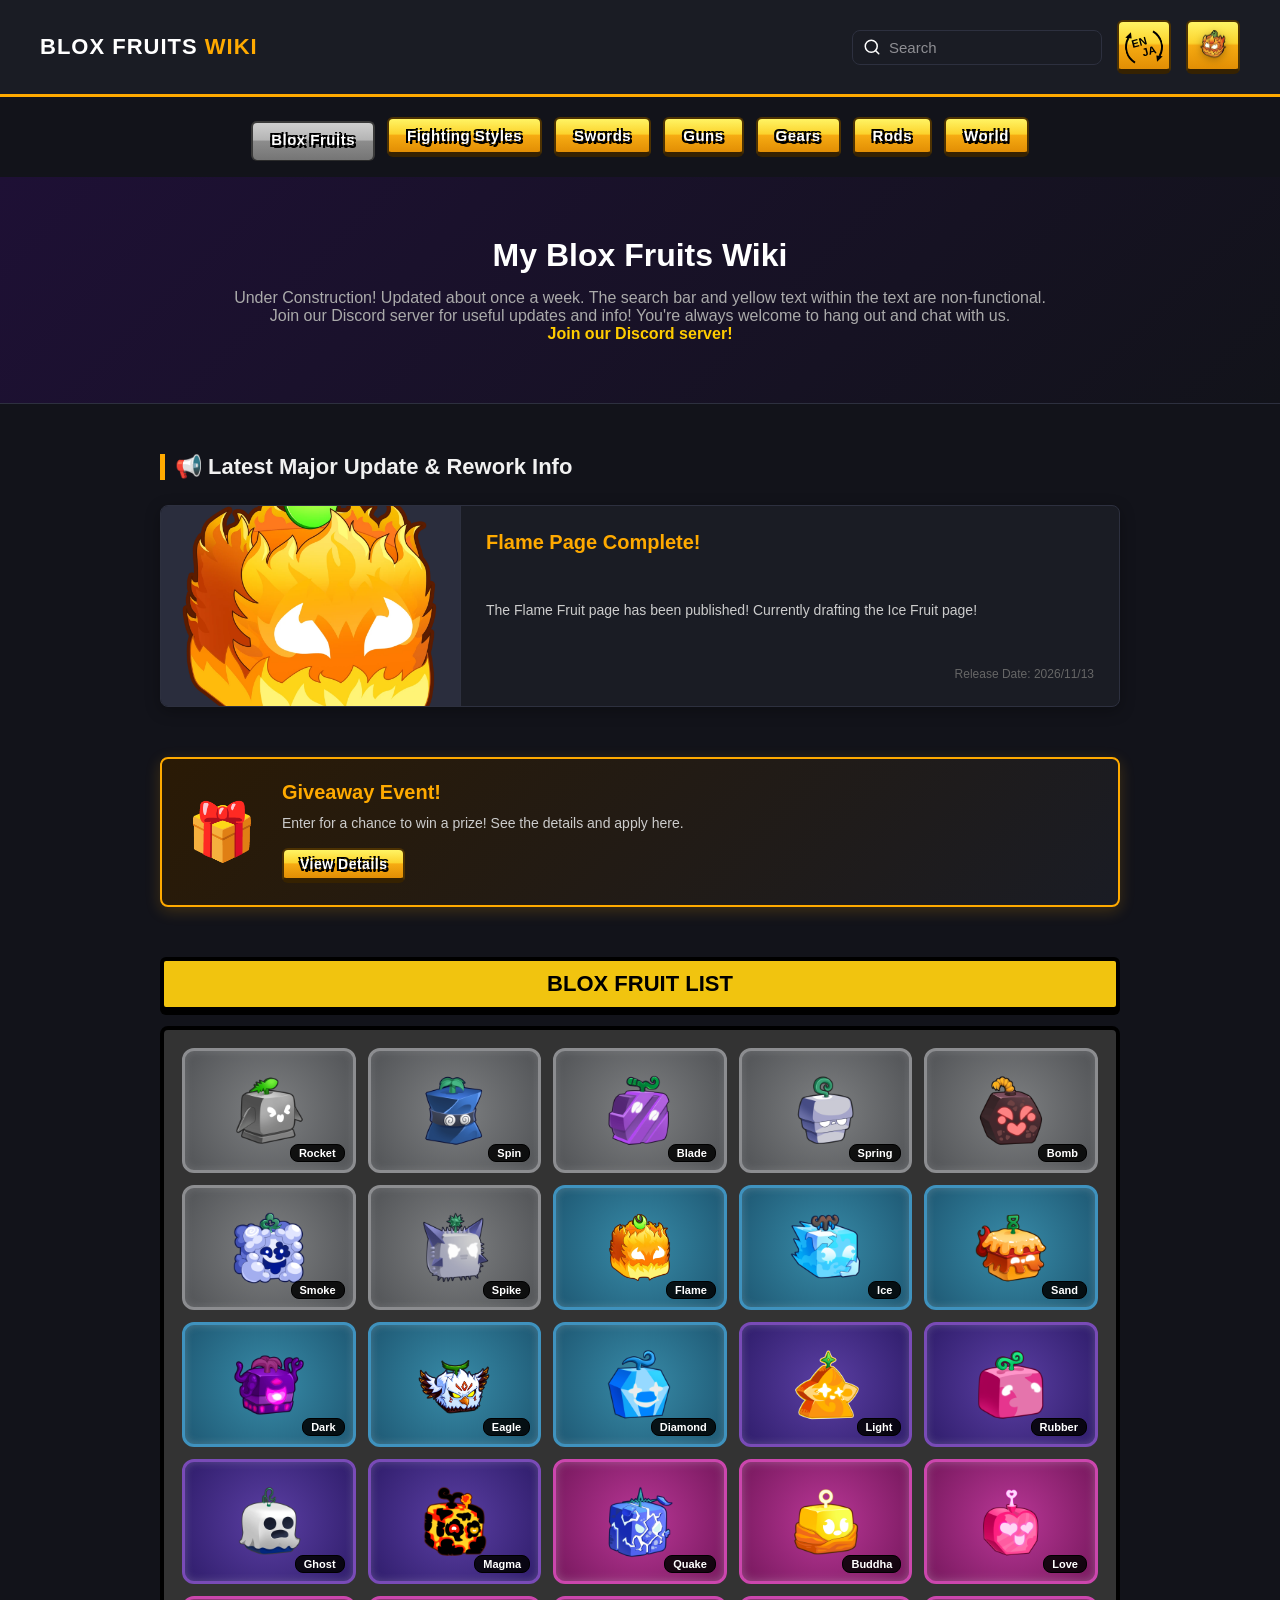
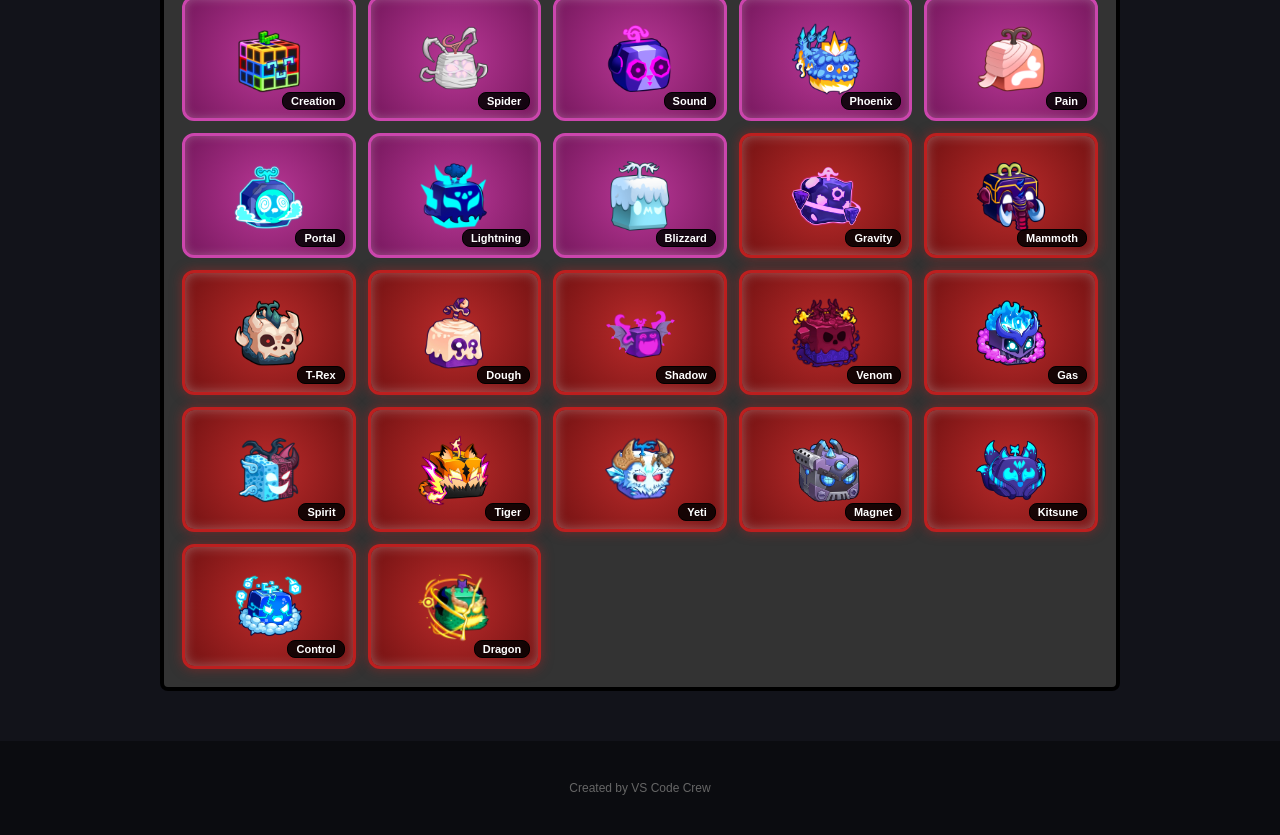
<file: index.html>
<!doctype html>
<html lang="en">
  <head>
    <meta charset="UTF-8" />
    <meta name="viewport" content="width=device-width, initial-scale=1.0" />
    <title>Blox Fruits Guide & Clan Wiki</title>
    <link rel="stylesheet" href="style.css" />
  </head>
  <body>
    <header>
        <button id="back-btn" class="back-btn" style="display: none;">⬅</button>

        <div class="logo">
            <h1>BLOX FRUITS <span>WIKI</span></h1>
        </div>
        
        <div class="header-controls">
            <div class="search-container">
                <input type="search" placeholder="Search" class="search-input">
            </div>

            <button id="lang-toggle-btn" class="lang-btn">
                <div class="arrow-circle">
                    <span class="lang-text en">EN</span>
                    <span class="lang-text ja">JA</span>
                </div>
            </button>

           <button id="member-btn" class="member-btn" onclick="location.href='members.html'">
           <img src="images/flame fruit.png" alt="Members" class="flame-icon">
           </button>
        </div>
    </header>

    <!-- 🌟 メニューボタンエリア -->
    <div class="wiki-btn-container">
        <a href="#" id="btn-fruits" class="wiki-btn active">Blox Fruits</a>
        <a href="#" id="btn-styles" class="wiki-btn">Fighting Styles</a>
        <a href="#" id="btn-swords" class="wiki-btn">Swords</a>
        <a href="#" id="btn-guns" class="wiki-btn">Guns</a>
        <a href="#" id="btn-gears" class="wiki-btn">Gears</a>
        <a href="#" id="btn-rods" class="wiki-btn">Rods</a>
        <a href="#" id="world-btn" class="wiki-btn">World</a>
    </div>

    <!-- 🌊 Sea選択ボタン -->
    <div id="sea-menu-container" class="sea-menu-container" style="display: none;">
        <a href="#" class="wiki-btn sea-btn active" data-sea="1">Sea 1</a>
        <a href="#" class="wiki-btn sea-btn" data-sea="2">Sea 2</a>
        <a href="#" class="wiki-btn sea-btn" data-sea="3">Sea 3</a>
    </div>

    <div id="main-content-wrapper">
        <section class="hero">
            <div class="hero-text">
                <h2 class="translatable" data-ja="私のブロフル攻略メモ" data-en="My Blox Fruits Wiki">My Blox Fruits Wiki</h2>
                <p class="translatable" data-ja="現在製作中です！一週間に一回ほど更新されます。検索バー、文章内の黄色文字は機能しません。" data-en="Under Construction! Updated about once a week. The search bar and yellow text within the text are non-functional.">Under Construction! Updated about once a week. The search bar and yellow text within the text are non-functional. </p>
                <p class="translatable" data-ja="ディスコードサーバーにいろいろな情報を載せています！雑談もできるのでぜひ入ってみてください！" data-en="Join our Discord server for useful updates and info! You're always welcome to hang out and chat with us."> Join our Discord server for useful updates and info! You're always welcome to hang out and chat with us.</p>
                <a href="https://discord.gg/89PAHgDcRz" target="_blank" rel="noopener noreferrer" class="wiki-link translatable" data-ja="Discordサーバーに参加しよう!" data-en="Join our Discord server!">Join our Discord server!</a>
            </div>
        </section>

        <section id="update-news" class="section-container">
            <h2 class="translatable section-title" data-ja="📢 最新の大型アップデート,リワーク情報" data-en="📢 Latest Major Update & Rework Info">📢 Latest Major Update & Rework Info</h2>
            
            <div class="update-panel">
                <div class="update-img-box">
                    <img src="images/fruits/Flame_Fruit.webp" alt="Update Image" class="update-img">
                </div>
                <div class="update-info-box">
                    <h3 class="translatable" data-ja="フレイムのページを公開！" data-en="Flame page is now published!">Flame Page Complete!</h3>
                    <p class="translatable" data-ja="フレイムのページを公開しました！現在アイスのページを製作中です！" data-en="The Flame Fruit page has been published! Currently drafting the Ice Fruit page!">The Flame Fruit page has been published! Currently drafting the Ice Fruit page!</p>
                    <span class="translatable update-date" data-ja="配信日: 2026/11/13" data-en="Release Date: 2026/11/13">Release Date: 2026/11/13</span>
                </div>
            </div>
        </section>

        <!-- 🎁 ギフト企画ボックス -->
        <section id="giveaway-news" class="section-container giveaway-section">
            <div class="giveaway-panel">
                <div class="giveaway-icon">🎁</div>
                <div class="giveaway-info-box">
                    <h3 class="translatable" data-ja="ギフト企画を開催します！" data-en="Giveaway Event!">Giveaway Event!</h3>
                    <p class="translatable" data-ja="応募して豪華プレゼントをゲットしよう！詳細・応募はこちらから。" data-en="Enter for a chance to win a prize! See the details and apply here.">Enter for a chance to win a prize! See the details and apply here.</p>
                    <a href="giveaway.html" class="wiki-btn giveaway-btn translatable" data-ja="詳細を見る" data-en="View Details">View Details</a>
                </div>
            </div>
        </section>

        <!-- 🍍⚔️🔫⚙️🎣🏝️ リスト表示セクション -->
        <section id="list-section" class="section-container">
            <div id="wiki-title-bar" class="wiki-title-bar">Blox Fruit List</div>
            <div id="style-grid" class="fruit-grid" style="display: none;"></div>
            <div id="fruit-grid" class="fruit-grid"></div>
            <div id="sword-grid" class="fruit-grid" style="display: none;"></div>
            <div id="gun-grid" class="fruit-grid" style="display: none;"></div>
            <div id="gear-grid" class="fruit-grid" style="display: none;"></div>
            <div id="rod-grid" class="fruit-grid" style="display: none;"></div>
            <div id="island-grid" class="fruit-grid" style="display: none;"></div> 
        </section>

    </div> 

    <footer>
        <p>Created by VS Code Crew</p>
    </footer>

    <script src="script.js"></script>
  </body>
</html>
</file>
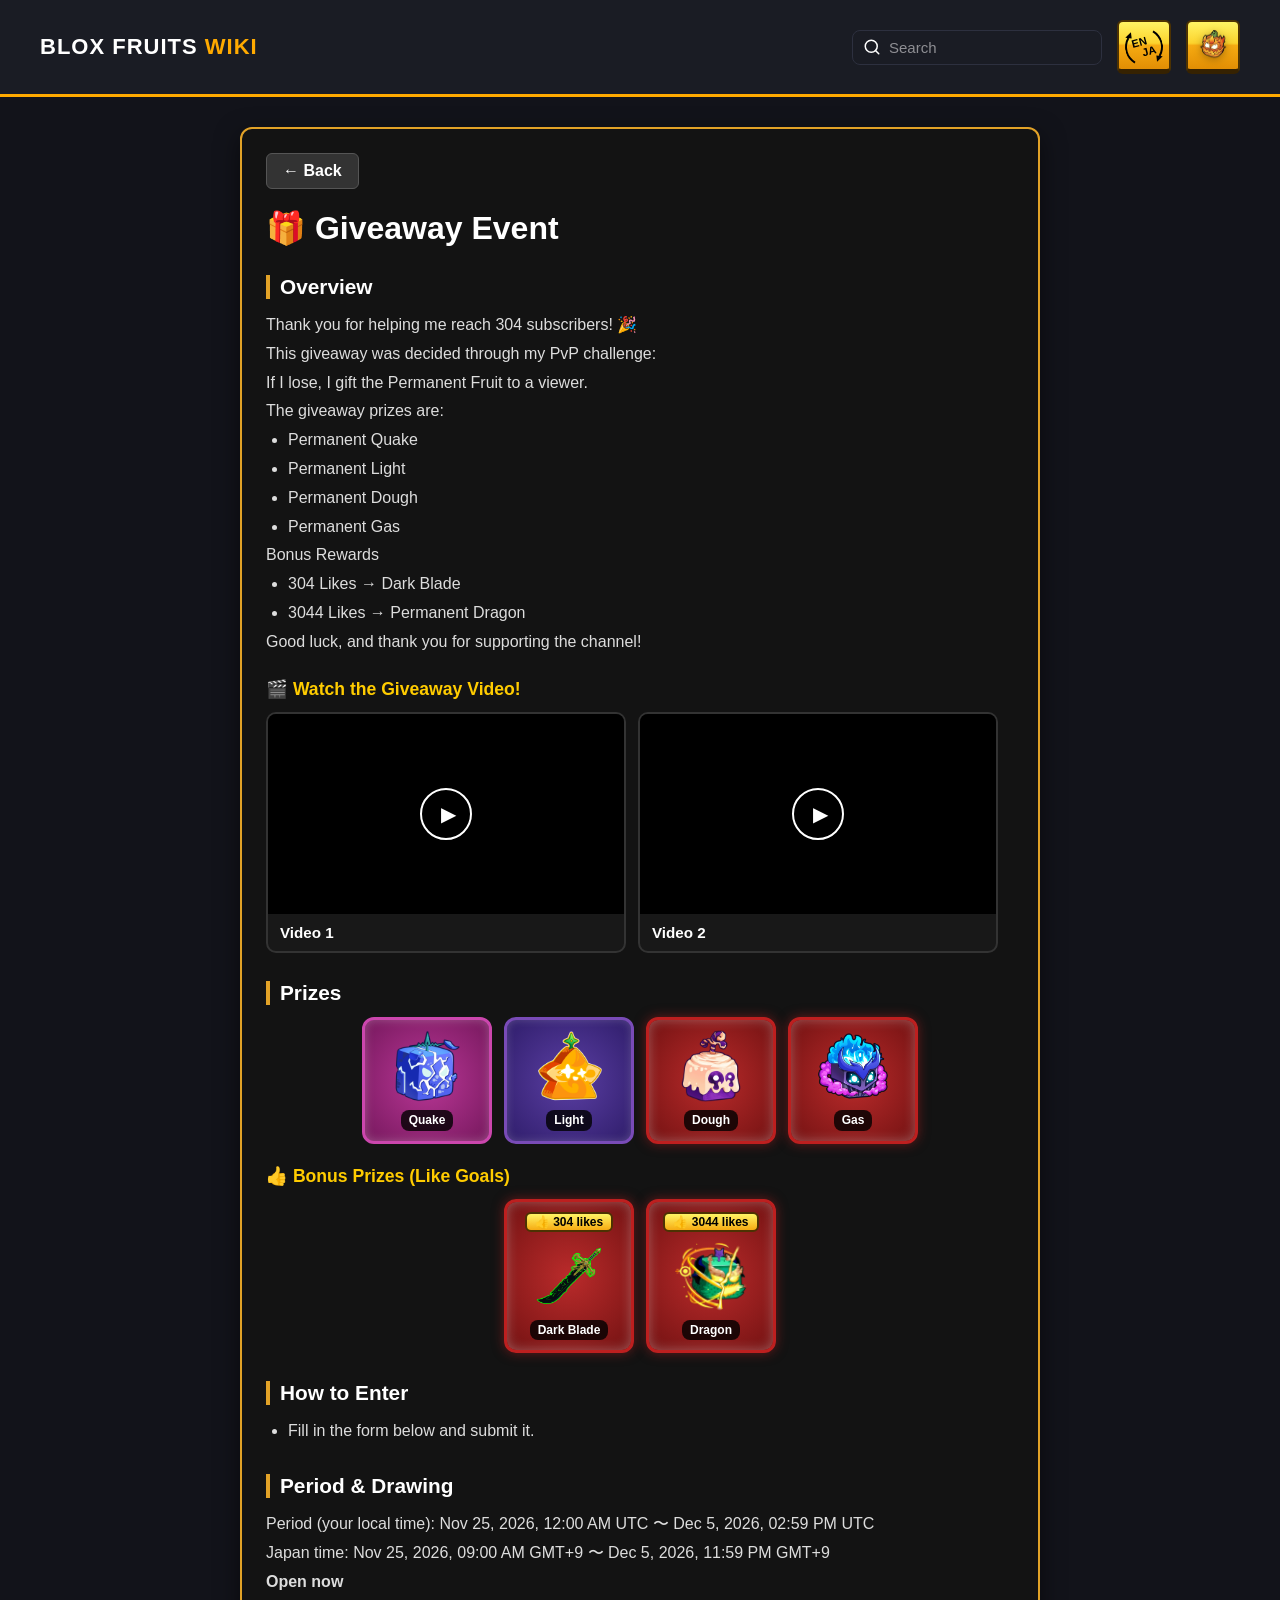
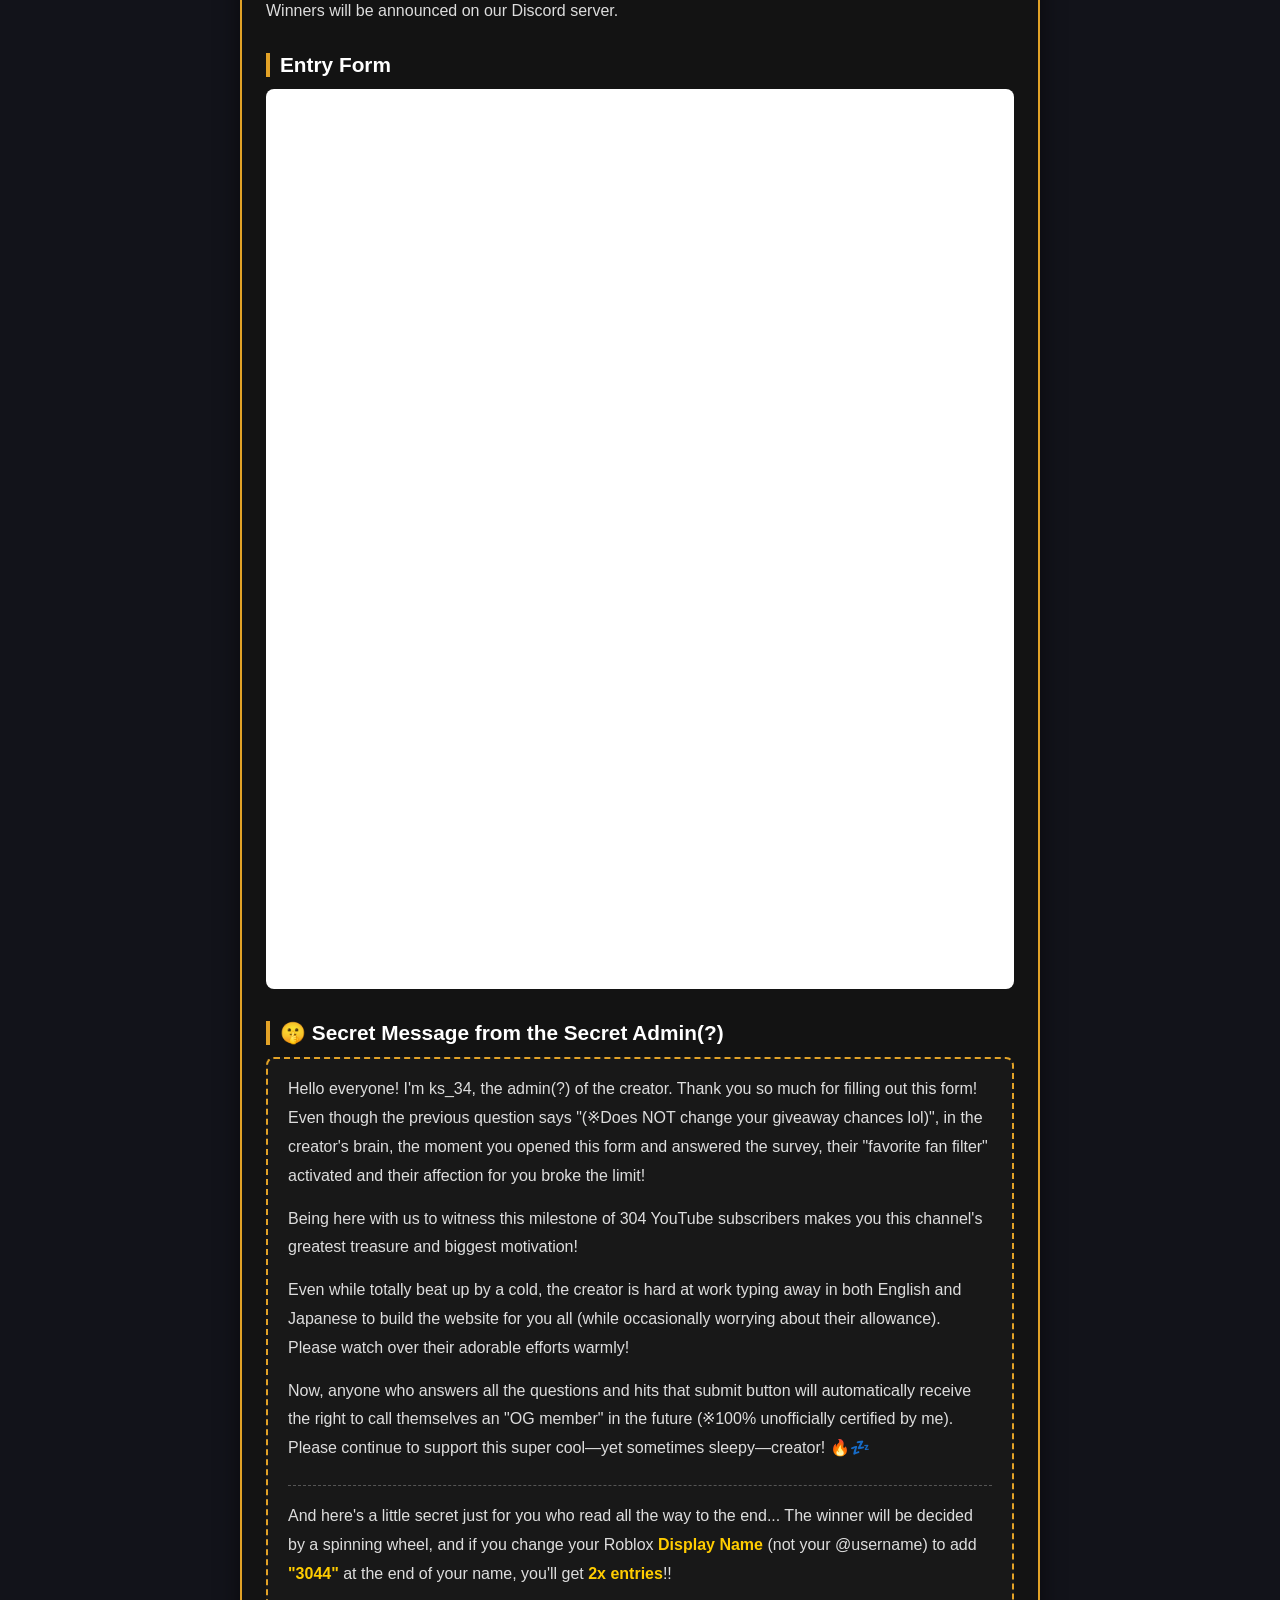
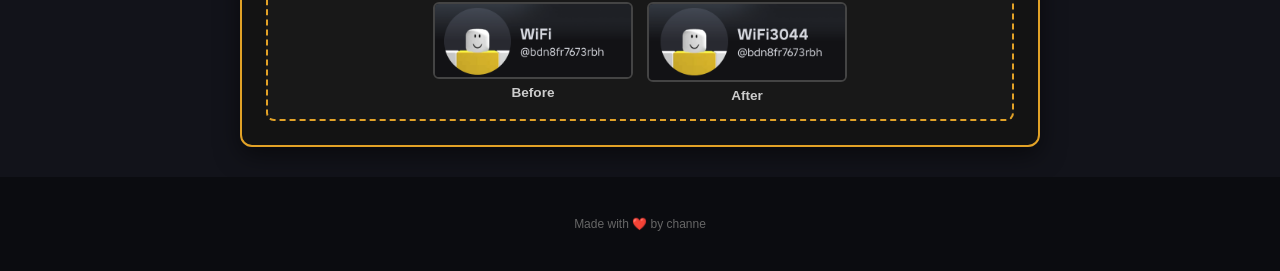
<file: giveaway.html>
<!DOCTYPE html>
<html lang="en">
<head>
<meta charset="UTF-8">
<meta name="viewport" content="width=device-width, initial-scale=1.0">
<title>Giveaway - Blox Fruits Wiki</title>
<link rel="stylesheet" href="style.css">
<style>
/* ─── 🎁 giveaway.html 専用 ─── */
[hidden] {
  display: none !important;
}

.giveaway-page {
  max-width: 800px;
  margin: 30px auto;
  padding: 24px;
  background: rgba(20, 20, 20, 0.95);
  border: 2px solid #e2a227;
  border-radius: 12px;
  color: #fff;
  box-shadow: 0 8px 24px rgba(0, 0, 0, 0.5);
}

.giveaway-page h1 {
  margin-bottom: 16px;
}

.giveaway-page h2 {
  border-left: 4px solid #e2a227;
  padding-left: 10px;
  margin: 28px 0 12px;
  font-size: 1.3rem;
}

.giveaway-page p,
.giveaway-page li {
  line-height: 1.8;
  color: #ddd;
}

.giveaway-page ul {
  margin-left: 22px;
}

.back-btn-detail {
  display: inline-block;
  padding: 8px 16px;
  margin-bottom: 20px;
  background: #333;
  color: #fff;
  text-decoration: none;
  border-radius: 6px;
  border: 1px solid #555;
  font-weight: bold;
  transition: background 0.2s;
  cursor: pointer;
}
.back-btn-detail:hover {
  background: #555;
}

.form-frame {
  width: 100%;
  height: 900px;
  border: 0;
  background: #fff;
  border-radius: 8px;
}

/* ─── ⏳ 開始前メッセージ ─── */
.notyet-box {
  text-align: center;
  padding: 40px 20px;
  margin-top: 16px;
  background: #181818;
  border: 2px dashed #e2a227;
  border-radius: 8px;
}

.notyet-title {
  font-size: 1.6rem;
  font-weight: 900;
  color: #ffcc00 !important;
  margin-bottom: 10px;
}

/* ─── 🔚 終了メッセージ ─── */
.ended-box {
  text-align: center;
  padding: 30px 20px;
  margin: 16px 0;
  background: #1f1414;
  border: 2px dashed #ff4d4d;
  border-radius: 8px;
}

.ended-title {
  font-size: 1.5rem;
  font-weight: 900;
  color: #ff4d4d !important;
  margin-bottom: 8px;
}

/* ─── 🎁 景品カード ─── */
.prize-grid {
  display: flex;
  flex-wrap: wrap;
  gap: 12px;
  justify-content: center;
  margin-bottom: 8px;
}

.prize-card {
  width: 130px;
  padding: 10px 8px;
  border-radius: 12px;
  display: flex;
  flex-direction: column;
  align-items: center;
  gap: 8px;
  text-align: center;
}

.prize-card img {
  width: 72px;
  height: 72px;
  object-fit: contain;
}

.prize-name {
  font-size: 12px;
  font-weight: bold;
  color: #fff;
  background: rgba(0, 0, 0, 0.8);
  padding: 2px 8px;
  border-radius: 8px;
  line-height: 1.4;
}

.bonus-title {
  margin: 22px 0 12px;
  font-size: 1.1rem;
  color: #ffcc00;
}

.prize-goal {
  font-size: 12px;
  font-weight: 900;
  color: #000;
  background: linear-gradient(to bottom, #fff464, #f6ab12);
  border: 2px solid #4d3202;
  border-radius: 6px;
  padding: 1px 8px;
}

/* ─── 🎬 動画リンク ─── */
.video-links {
  display: flex;
  flex-wrap: wrap;
  gap: 12px;
  margin-top: 8px;
}

.video-card {
  flex: 1 1 240px;
  max-width: 360px;
  display: block;
  text-decoration: none;
  background: #181818;
  border: 2px solid #333;
  border-radius: 10px;
  overflow: hidden;
  transition: transform 0.2s ease, border-color 0.2s ease, box-shadow 0.2s ease;
}

.video-card:hover {
  transform: translateY(-3px);
  border-color: #ffe552;
  box-shadow: 0 5px 15px rgba(0, 0, 0, 0.4), 0 0 10px rgba(255, 229, 82, 0.4);
}

.video-thumb {
  position: relative;
  aspect-ratio: 16 / 9;
  background: #000;
}

.video-thumb img {
  width: 100%;
  height: 100%;
  object-fit: cover;
  display: block;
}

.play-icon {
  position: absolute;
  top: 50%;
  left: 50%;
  transform: translate(-50%, -50%);
  width: 52px;
  height: 52px;
  box-sizing: border-box;
  border-radius: 50%;
  background: rgba(0, 0, 0, 0.65);
  border: 2px solid #fff;
  color: #fff;
  font-size: 20px;
  padding-left: 4px;
  display: flex;
  align-items: center;
  justify-content: center;
  pointer-events: none;
}

.video-card-title {
  padding: 10px 12px;
  font-size: 0.95rem;
  font-weight: bold;
  color: #fff;
}

/* ─── 🤫 秘密のメッセージ ─── */
.secret-box {
  background: #181818;
  border: 2px dashed #e2a227;
  border-radius: 8px;
  padding: 16px 20px;
}

.secret-box p {
  margin-bottom: 14px;
}

.secret-box strong {
  color: #ffcc00;
}

.secret-box .secret-reveal {
  margin-top: 22px;
  padding-top: 16px;
  border-top: 1px dashed #555;
}

.before-after {
  display: flex;
  gap: 14px;
  justify-content: center;
  margin-top: 14px;
}

.before-after figure {
  flex: 1 1 0;
  max-width: 200px;
  margin: 0;
  text-align: center;
}

.before-after img {
  width: 100%;
  height: auto;
  border: 2px solid #444;
  border-radius: 6px;
  background: #000;
  display: block;
}

.before-after figcaption {
  margin-top: 6px;
  font-size: 0.85rem;
  font-weight: bold;
  color: #ccc;
}
</style>
</head>
<body>

<!-- 🔝 ヘッダー -->
<header>
  <button id="back-btn" class="back-btn" style="display: none;">⬅</button>

  <div class="logo">
    <a href="index.html" style="text-decoration: none; color: inherit;">
      <h1>BLOX FRUITS <span>WIKI</span></h1>
    </a>
  </div>

  <div class="header-controls">
    <div class="search-container">
      <input type="search" placeholder="Search" class="search-input">
    </div>

    <button id="lang-toggle-btn" class="lang-btn">
      <div class="arrow-circle">
        <span class="lang-text en">EN</span>
        <span class="lang-text ja">JA</span>
      </div>
    </button>

    <button id="member-btn" class="member-btn" onclick="location.href='members.html'">
      <img src="images/flame fruit.png" alt="Members" class="flame-icon">
    </button>
  </div>
</header>

<!-- 🎁 メインコンテンツ -->
<!-- ⏰ 応募の開始・終了時刻はここだけ変更（形: 年-月-日T時:分:秒+09:00 ／ +09:00 は日本時間） -->
<main class="giveaway-page" id="giveaway-root"
      data-start="2026-11-25T09:00:00+09:00"
      data-end="2026-12-05T23:59:59+09:00">

  <a href="index.html" class="back-btn-detail translatable" data-en="← Back" data-ja="← 戻る">← Back</a>

  <h1 class="translatable" data-en="🎁 Giveaway Event" data-ja="🎁 ギフト企画">🎁 Giveaway Event</h1>

  <!-- ⏳ 開始前に表示するメッセージ -->
  <div id="giveaway-notyet" class="notyet-box" hidden>
    <p class="notyet-title translatable"
       data-en="Coming soon!"
       data-ja="まだ始まっていません！">Coming soon!</p>
    <p class="translatable"
       data-en="The giveaway hasn't started yet. Please come back later!"
       data-ja="ギフト企画は準備中です。開始までもうしばらくお待ちください！">The giveaway hasn't started yet. Please come back later!</p>
    <p id="notyet-time"></p>
  </div>

  <!-- 🎁 開始後に表示する中身 -->
  <div id="giveaway-content" hidden>

    <!-- 🔚 終了後に表示するメッセージ -->
    <div id="giveaway-ended" class="ended-box" hidden>
      <p class="ended-title translatable"
         data-en="This giveaway has ended."
         data-ja="ギフト企画は終了しました。">This giveaway has ended.</p>
      <p class="translatable"
         data-en="Thank you to everyone who entered! Winners will be announced on our Discord server."
         data-ja="ご応募ありがとうございました！当選者はDiscordサーバーで発表します。">Thank you to everyone who entered! Winners will be announced on our Discord server.</p>
    </div>

    <h2 class="translatable" data-en="Overview" data-ja="概要">Overview</h2>

    <p class="translatable"
       data-en="Thank you for helping me reach 304 subscribers! 🎉"
       data-ja="チャンネル登録者数304人達成をサポートしてくれてありがとうございます！🎉">Thank you for helping me reach 304 subscribers! 🎉</p>

    <p class="translatable"
       data-en="This giveaway was decided through my PvP challenge:<br>If I lose, I gift the Permanent Fruit to a viewer."
       data-ja="今回のプレゼント企画は、PvPチャレンジの結果によって決まりました。<br>もし私が負けたら、視聴者の方に「永続フルーツ」をプレゼントするという企画です！">This giveaway was decided through my PvP challenge:<br>If I lose, I gift the Permanent Fruit to a viewer.</p>

    <p class="translatable"
       data-en="The giveaway prizes are:"
       data-ja="プレゼントのラインナップはこちら：">The giveaway prizes are:</p>
    <ul>
      <li class="translatable" data-en="Permanent Quake" data-ja="永久 地震">Permanent Quake</li>
      <li class="translatable" data-en="Permanent Light" data-ja="永久 ライト">Permanent Light</li>
      <li class="translatable" data-en="Permanent Dough" data-ja="永続 餅">Permanent Dough</li>
      <li class="translatable" data-en="Permanent Gas" data-ja="永続 ガス">Permanent Gas</li>
    </ul>

    <p class="translatable"
       data-en="Bonus Rewards"
       data-ja="さらに、ボーナス報酬も用意しました！">Bonus Rewards</p>
    <ul>
      <li class="translatable" data-en="304 Likes → Dark Blade" data-ja="「いいね」304件達成 → ダークブレード">304 Likes → Dark Blade</li>
      <li class="translatable" data-en="3044 Likes → Permanent Dragon" data-ja="「いいね」3044件達成 → 永久 ドラゴン">3044 Likes → Permanent Dragon</li>
    </ul>

    <p class="translatable"
       data-en="Good luck, and thank you for supporting the channel!"
       data-ja="皆さん、ぜひ参加してくださいね！いつも応援ありがとうございます！">Good luck, and thank you for supporting the channel!</p>

    <!-- 🎬 ギフト企画動画 -->
    <h3 class="bonus-title translatable" data-en="🎬 Watch the Giveaway Video!" data-ja="🎬 ギフト企画動画はこちら！">🎬 Watch the Giveaway Video!</h3>
    <div class="video-links">
      <a href="https://youtu.be/0aNzsHWWEtY?si=bPisxVB-r0e4qGKn" target="_blank" rel="noopener noreferrer" class="video-card">
        <div class="video-thumb">
          <img src="https://i.ytimg.com/vi/0aNzsHWWEtY/hqdefault.jpg" alt="Video 1"
               onerror="this.onerror=null;this.src='images/ItemPlaceHolder.webp';">
          <span class="play-icon">▶</span>
        </div>
        <div class="video-card-title translatable" data-en="Video 1" data-ja="動画1">Video 1</div>
      </a>

      <a href="https://youtu.be/xvZK_EHuYUs" target="_blank" rel="noopener noreferrer" class="video-card">
        <div class="video-thumb">
          <img src="https://i.ytimg.com/vi/xvZK_EHuYUs/hqdefault.jpg" alt="Video 2"
               onerror="this.onerror=null;this.src='images/ItemPlaceHolder.webp';">
          <span class="play-icon">▶</span>
        </div>
        <div class="video-card-title translatable" data-en="Video 2" data-ja="動画2">Video 2</div>
      </a>
    </div>

    <!-- 🎁 景品 -->
    <h2 class="translatable" data-en="Prizes" data-ja="賞品">Prizes</h2>

    <div class="prize-grid">
      <div class="prize-card rarity-legendary">
        <img src="images/fruits/Quake_Fruit.webp" alt="Quake" onerror="this.onerror=null;this.src='images/ItemPlaceHolder.webp';">
        <div class="prize-name translatable" data-en="Quake" data-ja="地震">Quake</div>
      </div>

      <div class="prize-card rarity-rare">
        <img src="images/fruits/Light_Fruit.webp" alt="Light" onerror="this.onerror=null;this.src='images/ItemPlaceHolder.webp';">
        <div class="prize-name translatable" data-en="Light" data-ja="ライト">Light</div>
      </div>

      <div class="prize-card rarity-mythical">
        <img src="images/fruits/Dough_Fruit.webp" alt="Dough" onerror="this.onerror=null;this.src='images/ItemPlaceHolder.webp';">
        <div class="prize-name translatable" data-en="Dough" data-ja="餅">Dough</div>
      </div>

      <div class="prize-card rarity-mythical">
        <img src="images/fruits/Gas_Fruit.webp" alt="Gas" onerror="this.onerror=null;this.src='images/ItemPlaceHolder.webp';">
        <div class="prize-name translatable" data-en="Gas" data-ja="ガス">Gas</div>
      </div>
    </div>

    <h3 class="bonus-title translatable" data-en="👍 Bonus Prizes (Like Goals)" data-ja="👍 追加景品（高評価達成で追加）">👍 Bonus Prizes (Like Goals)</h3>

    <div class="prize-grid">
      <div class="prize-card rarity-mythical">
        <div class="prize-goal translatable" data-en="👍 304 likes" data-ja="👍 高評価304">👍 304 likes</div>
        <img src="images/swords/Dark_Blade.webp" alt="Dark Blade" onerror="this.onerror=null;this.src='images/ItemPlaceHolder.webp';">
        <div class="prize-name translatable" data-en="Dark Blade" data-ja="ダークブレード">Dark Blade</div>
      </div>

      <div class="prize-card rarity-mythical">
        <div class="prize-goal translatable" data-en="👍 3044 likes" data-ja="👍 高評価3044">👍 3044 likes</div>
        <img src="images/fruits/Dragon_Fruit.webp" alt="Dragon" onerror="this.onerror=null;this.src='images/ItemPlaceHolder.webp';">
        <div class="prize-name translatable" data-en="Dragon" data-ja="ドラゴン">Dragon</div>
      </div>
    </div>

    <!-- 📝 応募方法 -->
    <h2 class="translatable" data-en="How to Enter" data-ja="応募方法">How to Enter</h2>
    <ul>
      <li class="translatable" data-en="Fill in the form below and submit it." data-ja="下のフォームに必要事項を入力して送信してください">Fill in the form below and submit it.</li>
    </ul>

    <!-- ⏰ 応募期間（時刻はスクリプトが自動で表示します） -->
    <h2 class="translatable" data-en="Period & Drawing" data-ja="応募期間・抽選">Period & Drawing</h2>
    <p id="period-text"></p>
    <p class="translatable"
       data-en="Winners will be announced on our Discord server."
       data-ja="発表: Discordサーバーで告知します">Winners will be announced on our Discord server.</p>

    <!-- 📋 応募フォーム（開始後〜終了前だけ表示・読み込み） -->
    <div id="entry-section">
      <h2 class="translatable" data-en="Entry Form" data-ja="応募フォーム">Entry Form</h2>
      <iframe id="entry-frame" class="form-frame"
              data-src="https://docs.google.com/forms/d/e/1FAIpQLSfGJZzlxfIkNjG2cRPZmKy7zhRHSOb6M8p7QuSChO6Z_p86KQ/viewform?embedded=true">
        Loading…
      </iframe>
    </div>

    <!-- 🤫 秘密の管理者メッセージ -->
    <h2 class="translatable" data-en="🤫 Secret Message from the Secret Admin(?)" data-ja="🤫 秘密の管理者(?)からの秘密のメッセージ">🤫 Secret Message from the Secret Admin(?)</h2>
    <div class="secret-box">

      <p class="translatable"
         data-en="Hello everyone! I'm ks_34, the admin(?) of the creator. Thank you so much for filling out this form! Even though the previous question says &quot;(※Does NOT change your giveaway chances lol)&quot;, in the creator's brain, the moment you opened this form and answered the survey, their &quot;favorite fan filter&quot; activated and their affection for you broke the limit!"
         data-ja="みなさんこんにちは。運営(主)の管理者(?)のks_34です。このフォームを記入してくれたあなた、ありがとうございます！ 「当選確率は変わりません(笑)」とありますが、これを読んでいる主の脳内では、このフォームを開いてアンケートに答えてくれた時点ですでに推しフィルターが発動し、好感度が上限突破しています。">Hello everyone! I'm ks_34, the admin(?) of the creator. Thank you so much for filling out this form! Even though the previous question says "(※Does NOT change your giveaway chances lol)", in the creator's brain, the moment you opened this form and answered the survey, their "favorite fan filter" activated and their affection for you broke the limit!</p>

      <p class="translatable"
         data-en="Being here with us to witness this milestone of 304 YouTube subscribers makes you this channel's greatest treasure and biggest motivation!"
         data-ja="Youtubeのチャンネル登録者数304人という記念すべき瞬間に立ち会ってくれてるあなたの存在こそが、このチャンネルの最大の宝物であり、一番の原動力です！">Being here with us to witness this milestone of 304 YouTube subscribers makes you this channel's greatest treasure and biggest motivation!</p>

      <p class="translatable"
         data-en="Even while totally beat up by a cold, the creator is hard at work typing away in both English and Japanese to build the website for you all (while occasionally worrying about their allowance). Please watch over their adorable efforts warmly!"
         data-ja="風邪でボロボロになりながらも、みんなのために英語と日本語を駆使してWebサイトをピコピコ作っている主の努力（と、時々お小遣いの心配をしながら頑張っている健気さ）を、どうか温かい目で包み込んでやってください。">Even while totally beat up by a cold, the creator is hard at work typing away in both English and Japanese to build the website for you all (while occasionally worrying about their allowance). Please watch over their adorable efforts warmly!</p>

      <p class="translatable"
         data-en="Now, anyone who answers all the questions and hits that submit button will automatically receive the right to call themselves an &quot;OG member&quot; in the future (※100% unofficially certified by me). Please continue to support this super cool—yet sometimes sleepy—creator! 🔥💤"
         data-ja="さあ、全問回答して送信ボタンを押したあなたには、将来的に「初期からの古参メンバー」を名乗る権利がもれなく付与されます（※私の勝手な認定です）。 引き続き、最高にクールで、時々お眠りモードなこの主をよろしくお願いします！🔥💤">Now, anyone who answers all the questions and hits that submit button will automatically receive the right to call themselves an "OG member" in the future (※100% unofficially certified by me). Please continue to support this super cool—yet sometimes sleepy—creator! 🔥💤</p>

      <p class="translatable secret-reveal"
         data-en="And here's a little secret just for you who read all the way to the end... The winner will be decided by a spinning wheel, and if you change your Roblox <strong>Display Name</strong> (not your @username) to add <strong>&quot;3044&quot;</strong> at the end of your name, you'll get <strong>2x entries</strong>!!"
         data-ja="最後まで読んでくれたあなたにここだけの秘密を教えます…<br>当選者はルーレットで決められるのですが、<strong>表示名</strong>(@から始まる名前ではない方)を変更して名前の後ろに<strong>3044</strong>をつけることで<strong>２倍エントリー</strong>されます！">And here's a little secret just for you who read all the way to the end... The winner will be decided by a spinning wheel, and if you change your Roblox <strong>Display Name</strong> (not your @username) to add <strong>"3044"</strong> at the end of your name, you'll get <strong>2x entries</strong>!!</p>

      <div class="before-after">
        <figure>
          <img src="images/WIFI.png" alt="Before">
          <figcaption class="translatable" data-en="Before" data-ja="変更前">Before</figcaption>
        </figure>
        <figure>
          <img src="images/WIFI3044.png" alt="After">
          <figcaption class="translatable" data-en="After" data-ja="変更後">After</figcaption>
        </figure>
      </div>
    </div>

  </div>
</main>

<footer>
  <p>Made with ❤️ by channe</p>
</footer>

<script src="script.js"></script>
<script>
(function () {
  const root = document.getElementById('giveaway-root');
  const content = document.getElementById('giveaway-content');
  const notYet = document.getElementById('giveaway-notyet');
  const notYetTime = document.getElementById('notyet-time');
  const periodEl = document.getElementById('period-text');
  const frame = document.getElementById('entry-frame');
  const btn = document.getElementById('lang-toggle-btn');
  const endedBox = document.getElementById('giveaway-ended');
  const entrySection = document.getElementById('entry-section');
  if (!root || !content || !notYet) return;

  const start = new Date(root.dataset.start);
  const end = new Date(root.dataset.end);
  if (isNaN(start) || isNaN(end)) { content.hidden = false; return; } // 日時の書き間違い時は表示する

  const userTz = Intl.DateTimeFormat().resolvedOptions().timeZone;
  const isJa = () => btn && btn.classList.contains('active'); // script.jsが日本語時にactiveを付ける

  function fmt(d, tz) {
    return new Intl.DateTimeFormat(isJa() ? 'ja-JP' : 'en-US', {
      year: 'numeric', month: 'short', day: 'numeric',
      hour: '2-digit', minute: '2-digit', timeZoneName: 'short',
      ...(tz ? { timeZone: tz } : {})
    }).format(d);
  }

  function render() {
    const ja = isJa();
    const now = new Date();
    const opened = now >= start;
    const isEnded = now > end;

    notYet.hidden = opened;
    content.hidden = !opened;

    // 終了後: 終了メッセージを表示して、応募フォームは隠す
    if (endedBox) endedBox.hidden = !isEnded;
    if (entrySection) entrySection.hidden = isEnded;

    // フォームは開始後・終了前だけ読み込む
    if (opened && !isEnded && frame && !frame.getAttribute('src')) {
      frame.src = frame.dataset.src;
    }

    // 開始前: 開始時刻を表示
    let startHtml = (ja ? '開始(あなたの時間): ' : 'Starts (your local time): ') + fmt(start);
    if (userTz !== 'Asia/Tokyo') {
      startHtml += '<br>' + (ja ? '日本時間: ' : 'Japan time: ') + fmt(start, 'Asia/Tokyo');
    }
    notYetTime.innerHTML = startHtml;

    // 開始後: 応募期間と状態を表示
    if (periodEl) {
      let html = (ja ? '期間(あなたの時間): ' : 'Period (your local time): ') + fmt(start) + ' 〜 ' + fmt(end);
      if (userTz !== 'Asia/Tokyo') {
        html += '<br>' + (ja ? '日本時間: ' : 'Japan time: ') + fmt(start, 'Asia/Tokyo') + ' 〜 ' + fmt(end, 'Asia/Tokyo');
      }
      const status = !isEnded ? (ja ? '受付中' : 'Open now') : (ja ? '終了しました' : 'Ended');
      periodEl.innerHTML = html + '<br><strong>' + status + '</strong>';
    }
  }

  render();
  setInterval(render, 10000); // ページを開いたまま開始・終了の時刻を迎えても自動で切り替わる
  if (btn) btn.addEventListener('click', () => setTimeout(render, 0));
})();
</script>
</body>
</html>
</file>
<file: style.css>
* {
  padding: 0;
  margin: 0;
  box-sizing: border-box;
}

html,
body {
  height: 100%;
  width: 100%;
  font-family: 'Impact', 'Arial Black', 'Segoe UI', sans-serif; /* ブロフルっぽい太めポップなフォントに対応 */
  background-color: #12131a; /* ダークな背景 */
  color: #f1f1f1;
  scroll-behavior: smooth; /* スムーズスクロール */
}

/* ─── ヘッダー ─── */
header {
  display: flex;
  justify-content: space-between;
  align-items: center;
  padding: 20px 40px;
  background-color: #1a1c24;
  border-bottom: 3px solid #ffaa00; /* ブロフルっぽいイエローゴールド */
  position: relative;
}

/* ⬅ 戻るボタンのスタイル */
.back-btn {
  background: none;
  border: none;
  color: #ffaa00;
  font-size: 24px;
  cursor: pointer;
  padding: 10px;
  margin-right: 15px;
  transition: transform 0.1s ease, color 0.1s ease;
  display: flex;
  align-items: center;
  justify-content: center;
}

.back-btn:hover {
  color: #fff;
  transform: scale(1.1);
}

.back-btn:active {
  transform: scale(0.9);
}

.logo h1 {
  font-size: 22px;
  color: #fff;
  letter-spacing: 1px;
}

.logo h1 span {
  color: #ffaa00;
}

/* 🔍 コントロールエリア（ボタンと検索窓を横に並べる） */
.header-controls {
  display: flex;
  align-items: center;
  gap: 15px; /* ボタンと入力欄の間のスキマ */
}

/* 🌟 日/英 切り替え立体ボタン */
.lang-btn {
  display: inline-block;
  /* 画像の鮮やかな光沢グラデーションを再現 */
  background: linear-gradient(to bottom, #fff464 0%, #fcd32d 45%, #f6ab12 50%, #e28e04 100%);
  border: 2px solid #4d3202; /* 濃いブラウンの太めフチ */
  border-bottom: 5px solid #362201; /* 押し出し立体感の深いシャドウ */
  border-radius: 6px;        
  padding: 6px;              
  cursor: pointer;
  transition: all 0.1s ease;
  width: 54px;               
  height: 54px;
  position: relative;
}

.lang-btn:hover {
  filter: brightness(1.1); /* ホバーした時に少し明るく */
}

.lang-btn:active {
  border-bottom-width: 1px;  
  transform: translateY(4px); /* 押し込まれる動きを強化 */
}

/* 🔄 ぐるっと丸い矢印の土台 */
.arrow-circle {
  width: 38px;
  height: 38px;
  border: 2.5px solid #000;         /* 黒い矢印の丸線 */
  border-radius: 50%;             
  border-top-color: transparent;  
  border-bottom-color: transparent;
  position: relative;
  margin: 0 auto;
  transform: rotate(-15deg);      
}

.arrow-circle::before,
.arrow-circle::after {
  content: '';
  position: absolute;
  width: 0;
  height: 0;
  border-style: solid;
}

/* 左上の矢印の先端 */
.arrow-circle::before {
  border-width: 5px 4px 0 4px; 
  border-color: #000 transparent transparent transparent;
  top: 1px;
  left: 2px;
  transform: rotate(-30deg);
}

/* 右下の矢印の先端 */
.arrow-circle::after {
  border-width: 0 4px 5px 4px; 
  border-color: transparent transparent #000 transparent;
  bottom: 1px;
  right: 2px;
  transform: rotate(-30deg);
}

/* 🔤 「英」と「日」の文字の配置 */
.lang-text {
  position: absolute;
  font-size: 11px;
  font-weight: 900;
  color: #000;
  line-height: 1;
}

/* 左上の「英」 */
.lang-text.en {
  top: 6px;
  left: 6px;
}

/* 右下の「日」 */
.lang-text.ja {
  bottom: 6px;
  right: 6px;
}

/* 🌟 メラメラの実 自己紹介立体ボタン */
.member-btn {
  display: flex;
  align-items: center;
  justify-content: center;
  background: linear-gradient(to bottom, #fff464 0%, #fcd32d 45%, #f6ab12 50%, #e28e04 100%);
  border: 2px solid #4d3202; 
  border-bottom: 5px solid #362201; 
  border-radius: 6px;        
  cursor: pointer;
  transition: all 0.1s ease;
  width: 54px;               
  height: 54px;
  padding: 2px;
}

.member-btn:hover {
  filter: brightness(1.1);
}

.member-btn:active {
  border-bottom-width: 1px;  
  transform: translateY(4px); 
}

/* 🍎 メラメラの実アイコン */
.flame-icon {
  width: 150%;                
  height: 150%;               
  object-fit: contain;       
  filter: drop-shadow(0px 2px 4px rgba(0,0,0,0.3)); 
}

/* 🔍 Spotlight風 検索窓のスタイル */
.search-container {
  display: flex;
  align-items: center;
}

.search-input {
  background-color: #1a1c24;  
  border: 1px solid #2d303f;  
  border-radius: 8px;        
  padding: 8px 12px 8px 36px; 
  color: #fff;
  font-size: 15px;
  width: 250px;               
  outline: none;              
  transition: all 0.2s ease;

  /* 虫眼鏡アイコンを背景に入れる */
  background-image: url("data:image/svg+xml,%3Csvg xmlns='http://www.w3.org/2000/svg' viewBox='0 0 24 24' fill='none' stroke='%23ffffff' stroke-width='2' stroke-linecap='round' stroke-linejoin='round'%3E%3Ccircle cx='11' cy='11' r='8'%3E%3C/circle%3E%3Cline x1='21' y1='21' x2='16.65' y2='16.65'%3E%3C/line%3E%3C/svg%3E");
  background-repeat: no-repeat;
  background-position: 10px center; 
  background-size: 18px;            
}

.search-input::placeholder {
  color: #8e8e93;             
  opacity: 1;
}

.search-input:focus {
  background-color: #232631;  
  border-color: #ffaa00;      
  box-shadow: 0 0 8px rgba(255, 170, 0, 0.4); 
}

/* ─── ヒーローエリア ─── */
.hero {
  background: linear-gradient(135deg, #1e1035, #12131a);
  padding: 60px 40px;
  text-align: center;
  border-bottom: 1px solid #2d303f;
}

.hero h2 {
  font-size: 32px;
  margin-bottom: 15px;
  color: #fff;
}

.hero p {
  color: #aaa;
  font-size: 16px;
}

/* ─── コンテンツセクションの共通設定 ─── */
.section-container {
  max-width: 1000px;
  margin: 50px auto;
  padding: 0 20px;
}

.section-title {
  font-size: 22px;
  margin-bottom: 25px;
  border-left: 5px solid #ffaa00;
  padding-left: 10px;
}

/* ─── 🌟最新アップデート情報パネル ─── */
.update-panel {
  display: flex !important; 
  flex-direction: row;   
  background-color: #1a1c24;
  border: 1px solid #2d303f;
  border-radius: 8px;
  overflow: hidden;
  box-shadow: 0 4px 15px rgba(0,0,0,0.3);
  width: 100%;
}

.update-img-box {
  width: 300px;          
  min-width: 300px;      
  height: 200px;         
  background-color: #2a2d3d; 
  border-right: 1px solid #2d303f;
  display: flex;
  align-items: center;
  justify-content: center;
  overflow: hidden;
}

.update-img {
  width: 100%;
  height: 100%;
  object-fit: cover;     
}

.update-info-box {
  flex: 1;               
  padding: 25px;
  display: flex;
  flex-direction: column;
  justify-content: space-between; 
}

.update-info-box h3 {
  font-size: 20px;
  color: #ffaa00;
  margin-bottom: 10px;
}

.update-info-box p {
  color: #ccc;
  font-size: 14px;
  line-height: 1.6;
}

.update-date {
  font-size: 12px;
  color: #666;
  text-align: right;
  margin-top: 10px;
}

/* ─── 悪魔の実カード（汎用） ─── */
.card-grid {
  display: grid;
  grid-template-columns: repeat(auto-fit, minmax(280px, 1fr));
  gap: 25px;
}

.fruit-card {
  background-color: #1a1c24;
  border: 1px solid #2d303f;
  border-radius: 8px;
  padding: 25px;
  position: relative;
  transition: transform 0.2s, border-color 0.2s;
}

.fruit-card:hover {
  transform: translateY(-5px);
  border-color: #ffaa00;
}

.card-badge {
  position: absolute;
  top: 15px;
  right: 15px;
  background-color: #ff3b30;
  color: #fff;
  font-size: 11px;
  padding: 3px 8px;
  border-radius: 4px;
  font-weight: bold;
}

.card-badge.speed { background-color: #34c759; }
.card-badge.pvp { background-color: #5856d6; }

.fruit-card h3 {
  font-size: 18px;
  margin-bottom: 15px;
  color: #fff;
}

.fruit-card .description {
  color: #aaa;
  font-size: 14px;
  line-height: 1.6;
}

/* ─── フッター ─── */
footer {
  text-align: center;
  padding: 40px;
  background-color: #0b0c10;
  color: #666;
  font-size: 12px;
}

/* ─── 🌟公式Wiki風 黄色ボタン全体のエリア ─── */
.wiki-btn-container, 
.sea-menu-container,
#sea-menu-container,
#sea-buttons-container {
  display: flex;
  justify-content: center; /* ボタン全体を画面の真ん中に寄せる */
  flex-wrap: wrap;         /* 画面が狭いときは改行する */
  gap: 12px;              
  padding: 20px;
  background-color: #12131a; 
}

/* 🌊 Seaメニュー専用の隙間調整 */
.sea-menu-container,
#sea-menu-container {
  padding-top: 0px; 
  padding-bottom: 20px;
}

/* 🌟個々の黄色ボタンのスタイル（Seaボタンも共通） */
.wiki-btn,
.sea-btn {
  display: inline-block;
  text-decoration: none;  
  /* 輝くツートン黄色グラデーション */
  background: linear-gradient(to bottom, #fff464 0%, #fcd32d 45%, #f6ab12 50%, #e28e04 100%);
  
  /* 縁取りと立体感 */
  border: 2.5px solid #4d3202;         
  border-bottom: 5.5px solid #362201;  
  border-radius: 6px;     

  /* テキスト（白文字 ＋ 黒縁取り ＋ 影） */
  color: #ffffff;            
  font-weight: 900;      
  font-size: 15px;
  letter-spacing: 0.5px;
  padding: 8px 18px;
  text-shadow: 
    -2px -2px 0 #000,  
     2px -2px 0 #000,
    -2px  2px 0 #000,
     2px  2px 0 #000,
     2px  3px 0px #000;

  cursor: pointer;
  transition: filter 0.1s ease, transform 0.1s ease, background 0.1s ease; 
}

/* 🌊 Seaボタン専用の小ぶり調整 */
.sea-btn {
  font-size: 13px;
  padding: 6px 14px;
}

.wiki-btn:hover,
.sea-btn:hover {
  filter: brightness(1.1);
}

/* 🔘 ボタンを押した（または選択されている：active）時：グレー化＆押し込み固定 */
.wiki-btn:active,
.wiki-btn.active,
.sea-btn:active,
.sea-btn.active {
  background: linear-gradient(to bottom, #cfcfcf 0%, #b5b5b5 45%, #8c8c8c 50%, #757575 100%) !important;
  border-color: #3a3a3a !important;
  border-bottom: 1.5px solid #2b2b2b !important; /* 押し込まれてシャドウが減る */
  transform: translateY(4px) !important;
}

/* フワッと表示させるアニメーション */
@keyframes fadeIn {
  from { opacity: 0; transform: translateY(-5px); }
  to { opacity: 1; transform: translateY(0); }
}

/* ────────────────────────────────────────────────────────
   🍍 Blox Fruit / Sword / Island List（公式Wiki風デザイン・横5列固定）
──────────────────────────────────────────────────────── */

/* 🎗️ 黄色いタイトル枠（中央寄せ） */
.wiki-title-bar {
  background: #f1c40f; /* Wiki公式の鮮やかなイエロー */
  color: #000;
  font-size: 22px;
  font-weight: 900;
  text-align: center;         /* 文字を中央寄せ */
  padding: 10px 0;
  border: 4px solid #000;     /* 太めの黒いフチ */
  border-radius: 6px;
  margin-top: 25px;
  margin-bottom: 15px;
  text-transform: uppercase;
  box-shadow: 0 4px 0px #000; /* 立体感を出す黒い影 */
  width: 100%;
  box-sizing: border-box;
}

/* 🗺️ 実・刀・島カードを横5列に並べるグリッド */
.fruit-grid,
#island-grid,
#islands-grid {
  display: grid;
  /* 💡 横にぴったり「5列（5等分）」で並ぶように固定 */
  grid-template-columns: repeat(5, 1fr); 
  gap: 12px;
  padding: 18px;
  background-color: #333333;  /* Wiki風のダークグレー背景 */
  border: 4px solid #000;     /* 太めの外枠 */
  border-radius: 8px;
  box-sizing: border-box;
  margin-bottom: 40px;
}

/* 📦 各アイテムのカード枠 */
.fruit-item {
  background-color: #5a5d64;  /* バックアップ用の標準背景 */
  border: 3px solid #a0a0a0;  /* バックアップ用の標準枠線 */
  border-radius: 12px;        /* 丸みのある角 */
  padding: 8px;
  display: flex;
  flex-direction: column;
  align-items: center;
  justify-content: space-between;
  position: relative;
  cursor: pointer;
  height: 125px;
  box-sizing: border-box;
  transition: all 0.2s ease;
}

/* 黄色文字リンクのスタイル */
.wiki-link {
  color: #ffcc00;         /* 黄色 */
  text-decoration: none;  /* 通常時は下線なし */
  font-weight: bold;      /* 太字 */
  transition: color 0.2s;
}

/* ホバー（カーソルを合わせた時）のスタイル */
.wiki-link:hover {
  text-decoration: underline; /* カーソルを合わせると下に線が出る */
}

/* ────────────────────────────────────────────────────────
   💎 レア度別グラデーション背景 ＆ 枠線
──────────────────────────────────────────────────────── */

/* ⚪ コモン（Common） */
.rarity-common {
  background: radial-gradient(circle, #7e8082 0%, #515356 100%) !important;
  border: 3px solid #8c8d90 !important;
  box-shadow: inset 0 0 8px rgba(255, 255, 255, 0.15) !important;
}

/* 🔵 アンコモン（Uncommon） */
.rarity-uncommon {
  background: radial-gradient(circle, #388ba8 0%, #1e5873 100%) !important;
  border: 3px solid #3f92be !important;
  box-shadow: inset 0 0 8px rgba(255, 255, 255, 0.2) !important;
}

/* 🟣 レア（Rare） */
.rarity-rare {
  background: radial-gradient(circle, #5b3fa3 0%, #2f1d6b 100%) !important;
  border: 3px solid #794bb7 !important;
  box-shadow: inset 0 0 8px rgba(255, 255, 255, 0.2) !important;
}

/* 💗 レジェンダリー（Legendary） */
.rarity-legendary {
  background: radial-gradient(circle, #b93796 0%, #76185d 100%) !important;
  border: 3px solid #cb46ad !important;
  box-shadow: inset 0 0 10px rgba(255, 255, 255, 0.25) !important;
}

/* 🔴 ミシカル（Mythical） */
.rarity-mythical {
  background: radial-gradient(circle, #ba2b2b 0%, #731212 100%) !important;
  border: 3px solid #bd1f1f !important;
  box-shadow: 
    inset 0 0 12px rgba(255, 255, 255, 0.3),
    0 0 12px rgba(189, 31, 31, 0.5) !important;
}

/* ⭐ プレミアム（Premium / 黄色枠） */
.rarity-premium {
  background: radial-gradient(circle, #b8860b 0%, #594105 100%) !important;
  border: 3px solid #ffd700 !important;
  box-shadow: 
    inset 0 0 8px rgba(255, 255, 255, 0.25),
    0 0 10px rgba(255, 215, 0, 0.4) !important;
}

/* 🟢 ウルトラ（Ultra / エメラルドグリーン・ファンゲーム・カスタム枠） */
.rarity-ultra {
  border: 3px solid #00ff88 !important;
  background: radial-gradient(circle, rgba(0, 255, 136, 0.3) 0%, rgba(20, 20, 20, 0.8) 100%) !important;
  box-shadow: 
    inset 0 0 12px rgba(255, 255, 255, 0.3),
    0 0 15px rgba(0, 255, 136, 0.6) !important;
}

/* 🖼️ 画像の入れ物 */
.fruit-img-wrapper {
  flex: 1;
  display: flex;
  align-items: center;
  justify-content: center;
  width: 100%;
}

/* 🍎 実・刀・島の画像 */
.fruit-icon {
  width: 72px;
  height: 72px;
  object-fit: contain;
  transition: transform 0.2s ease, filter 0.2s ease;
}

/* 🔤 名前ラベル */
.fruit-name {
  position: absolute;
  bottom: 8px;
  right: 8px;
  background-color: rgba(0, 0, 0, 0.85);
  color: #fff;
  font-size: 11px;
  font-weight: bold;
  padding: 2px 8px;
  border-radius: 8px;
  border: 1px solid #000;
  pointer-events: none;
}

/* ─── 🌟 カーソルを合わせたときの光るエフェクト ─── */
.fruit-item:hover {
  transform: translateY(-3px) scale(1.02);
  border-color: #ffe552 !important;
  box-shadow: 
    0 5px 15px rgba(0, 0, 0, 0.4), 
    0 0 10px rgba(255, 229, 82, 0.5) !important; 
}

.fruit-item:hover .fruit-icon {
  transform: scale(1.08);
  filter: drop-shadow(0 0 5px rgba(255, 255, 255, 0.8));
}

/* 🏝️ 島カード専用の枠組み設定（背景なし・画像全画面表示） */
.island-item {
  position: relative;
  height: 125px;
  border-radius: 12px;
  border: 3px solid #ffaa00; /* 枠線 */
  overflow: hidden;         /* 枠からはみ出た部分をカット */
  cursor: pointer;
  transition: transform 0.2s ease, box-shadow 0.2s ease;
  box-sizing: border-box;
}

/* 🖼️ 島画像（縦横比を保ったまま枠いっぱいに引き伸ばして表示） */
.island-img {
  width: 100%;
  height: 100%;
  object-fit: cover;        /* ⭐ 大きさが違っても枠いっぱいにフィット */
  display: block;
}

/* 🔤 島名ラベル（画像の右下に重なって表示） */
.island-item .fruit-name {
  position: absolute;
  bottom: 8px;
  right: 8px;
  background-color: rgba(0, 0, 0, 0.85);
  color: #fff;
  font-size: 11px;
  font-weight: bold;
  padding: 3px 8px;
  border-radius: 6px;
  border: 1px solid #000;
  z-index: 2;
  pointer-events: none;
}

/* ✨ ホバーした時のエフェクト */
.island-item:hover {
  transform: translateY(-3px) scale(1.02);
  border-color: #ffe552;
  box-shadow: 0 5px 15px rgba(0, 0, 0, 0.5), 0 0 10px rgba(255, 229, 82, 0.5);
}

.island-item:hover .island-img {
  transform: scale(1.05); /* 少しズームアップ */
  transition: transform 0.2s ease;
}

/* 📱 スマホなどの横幅が狭い画面での対策 */
@media (max-width: 600px) {
  .fruit-grid,
  #island-grid,
  #islands-grid {
    grid-template-columns: repeat(3, 1fr);
  }
}

/* 言語切り替えボタンがON（日本語）のときのスタイル */
#lang-toggle-btn.active,
#lang-btn.active,
.lang-btn.active {
  background: linear-gradient(to bottom, #cfcfcf 0%, #999999 50%, #686868 100%) !important;
  border-color: #333333 !important;
  box-shadow: inset 0 1px 0 rgba(255, 255, 255, 0.5), 0 2px 4px rgba(0, 0, 0, 0.4) !important;
  filter: none !important;
}
/* ─── 🎁 ギフト企画ボックス ─── */
.giveaway-section {
  margin-top: 0;
}

.giveaway-panel {
  display: flex;
  align-items: center;
  gap: 25px;
  background: linear-gradient(135deg, #2a1a05, #1a1c24);
  border: 2px solid #ffaa00;
  border-radius: 8px;
  padding: 22px 25px;
  box-shadow: 0 4px 15px rgba(255, 170, 0, 0.2);
}

.giveaway-icon {
  font-size: 56px;
  flex-shrink: 0;
  line-height: 1;
}

.giveaway-info-box {
  flex: 1;
}

.giveaway-info-box h3 {
  font-size: 20px;
  color: #ffaa00;
  margin-bottom: 8px;
}

.giveaway-info-box p {
  color: #ccc;
  font-size: 14px;
  line-height: 1.6;
  margin-bottom: 14px;
}

.giveaway-btn {
  font-size: 14px;
  padding: 6px 16px;
}
/* ─── 🤫 秘密のメッセージ ─── */
.secret-box {
  background: #181818;
  border: 2px dashed #e2a227;
  border-radius: 8px;
  padding: 16px 20px;
}

.secret-box strong {
  color: #ffcc00;
}

.before-after {
  display: flex;
  gap: 14px;
  justify-content: center;
  margin-top: 14px;
}

.before-after figure {
  flex: 1 1 0;
  max-width: 200px;
  margin: 0;
  text-align: center;
}

.before-after img {
  width: 100%;
  height: auto;
  border: 2px solid #444;
  border-radius: 6px;
  background: #000;
  display: block;
}

.before-after figcaption {
  margin-top: 6px;
  font-size: 0.85rem;
  font-weight: bold;
  color: #ccc;
}
.secret-box p {
  margin-bottom: 14px;
}

.secret-box .secret-reveal {
  margin-top: 22px;
  padding-top: 16px;
  border-top: 1px dashed #555;
}

/* 📱 スマホ表示のヘッダー＆全体修正（画面幅768px以下） */
@media (max-width: 768px) {
  /* 🎁 ギフト企画ボックスを縦並びに変更 */
    .giveaway-panel {
    flex-direction: column;
    text-align: center;
  }

  /* 🔝 ヘッダーを縦2段に変更 */
  header {
    flex-direction: column !important;
    align-items: stretch !important;
    gap: 10px !important;
    padding: 10px 14px !important;
  }
  

  /* 1段目: ロゴと右上ボタンエリアを横並びに */
  .logo {
    display: flex;
    justify-content: space-between;
    align-items: center;
    width: 100%;
  }

  .logo h1 {
    font-size: 1.2rem !important;
    margin: 0;
  }

  /* 2段目: 検索バーや操作ボタン群 */
  .header-controls {
    width: 100% !important;
    display: flex !important;
    justify-content: space-between !important;
    align-items: center !important;
    gap: 8px !important;
  }

  .search-container {
    flex: 1 !important; /* 検索バーを画面幅に合わせて伸ばす */
    max-width: none !important;
  }

  .search-input {
    width: 100% !important;
    box-sizing: border-box !important;
  }

  /* 🌟 Wikiメニューボタンの折り返し設定 */
  .wiki-btn-container {
    display: flex !important;
    flex-wrap: wrap !important; /* ボタンが多くても綺麗に折り返す */
    justify-content: center !important;
    gap: 6px !important;
    padding: 10px 8px !important;
  }

  .wiki-btn {
    font-size: 0.85rem !important;
    padding: 6px 10px !important;
  }

  /* 📢 アップデートパネルの縦並び */
  .update-panel {
    flex-direction: column !important;
    width: 100% !important;
    box-sizing: border-box !important;
  }

  .update-img-box {
    width: 100% !important;
    max-height: 200px;
    overflow: hidden;
  }

  .update-img {
    width: 100% !important;
    height: 100% !important;
    object-fit: cover;
  }

  .update-info-box {
    width: 100% !important;
    padding: 12px !important;
    box-sizing: border-box !important;
  }

  /* 全体の横スクロール（はみ出し）防止 */
  body, html {
    overflow-x: hidden !important;
  }
}
</file>
